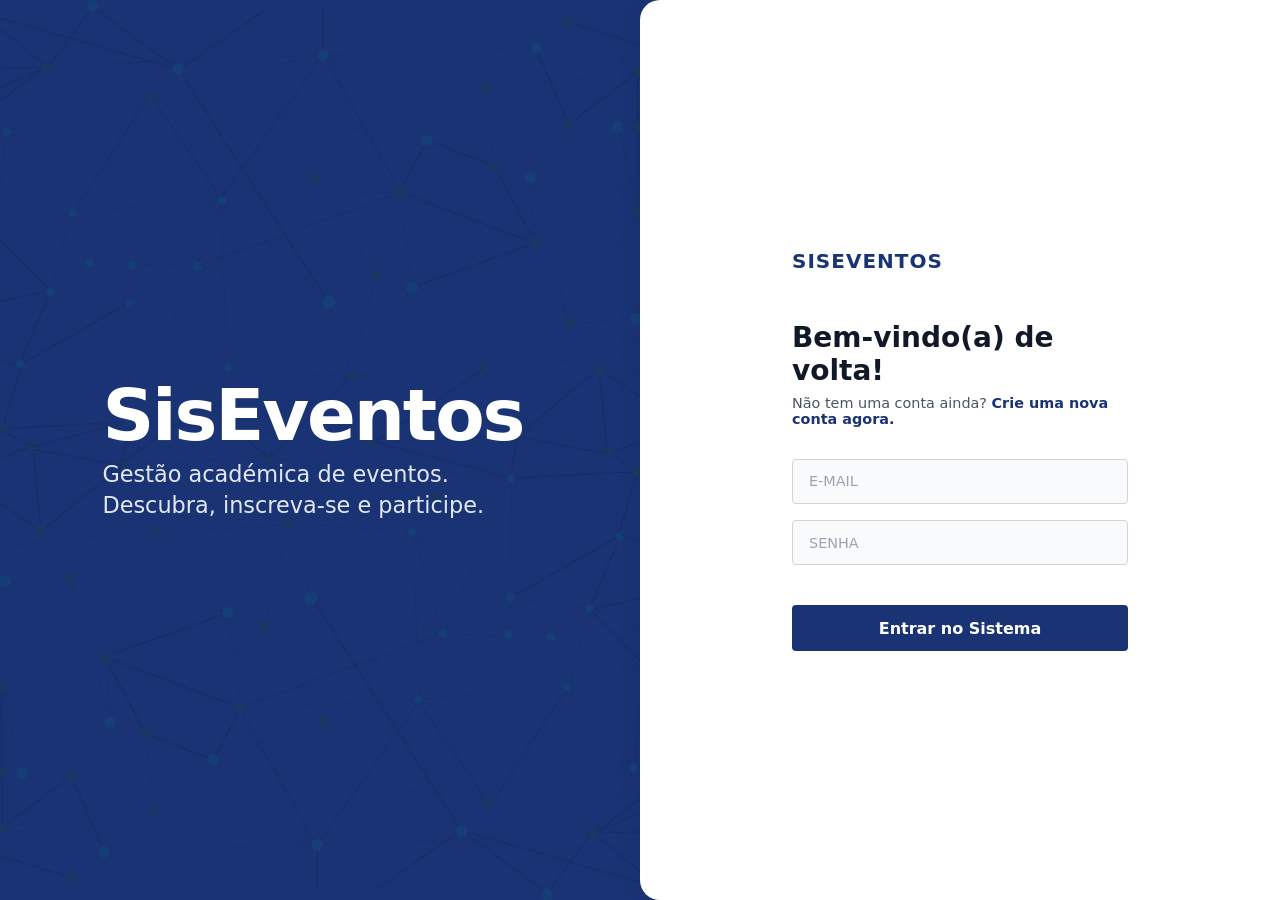
<file: src/views/index.html>
<!DOCTYPE html>
<html lang="pt-PT">
  <head>
    <meta charset="UTF-8">
    <meta name="viewport" content="width=device-width, initial-scale=1.0">
    <title>SisEventos - Acesso</title>
    <link rel="stylesheet" href="css/style.css">
  </head>
  <body>

    <div class="hero-section">
      <div class="fundo-conexoes"></div>
      <div class="hero-content">
        <h1 class="hero-title">SisEventos</h1>
        <p class="hero-subtitle">Gestão académica de eventos.<br>Descubra, inscreva-se e participe.</p>
      </div>
    </div>

    <div class="login-section">
      <div class="form-container">

        <!-- Formulário de Login -->
        <div class="form-content login-content">
          <div class="brand-logo">SisEventos</div>
          <div class="form-header">
            <h2>Bem-vindo(a) de volta!</h2>
            <p>Não tem uma conta ainda? <a href="#" id="btn-sign-up">Crie uma nova conta agora.</a></p>
          </div>
          <form id="loginForm">
            <div class="input-group">
              <input type="email" id="email-login" placeholder="E-MAIL" required>
            </div>
            <div class="input-group">
              <input type="password" id="password-login" placeholder="SENHA" required>
            </div>
            <button type="submit" class="btn-primary">Entrar no Sistema</button>
          </form>
        </div>

        <!-- Formulário de Registo -->
        <div class="form-content register-content">
          <div class="brand-logo">SisEventos</div>
          <div class="form-header">
            <h2>Criar nova conta</h2>
            <p>Já tem uma conta? <a href="#" id="btn-sign-in">Entre agora.</a></p>
          </div>
          <form id="registerForm">
            <div class="input-row">
              <div class="input-group">
                <input type="text" id="nome" placeholder="NOME" required>
              </div>
              <div class="input-group">
                <input type="text" id="sobrenome" placeholder="SOBRENOME" required>
              </div>
            </div>
            <div class="input-group">
              <input type="email" id="email-register" placeholder="E-MAIL" required>
            </div>
            <div class="input-group">
              <input type="password" id="password-register" placeholder="SENHA" required>
            </div>
            <div class="input-group">
              <input type="password" id="password-confirm" placeholder="CONFIRMAR SENHA" required>
            </div>
            <button type="submit" class="btn-primary">Registar e Continuar</button>
          </form>
        </div>

      </div>
    </div>

    <script src="js/script.js"></script>
  </body>
</html>
</file>
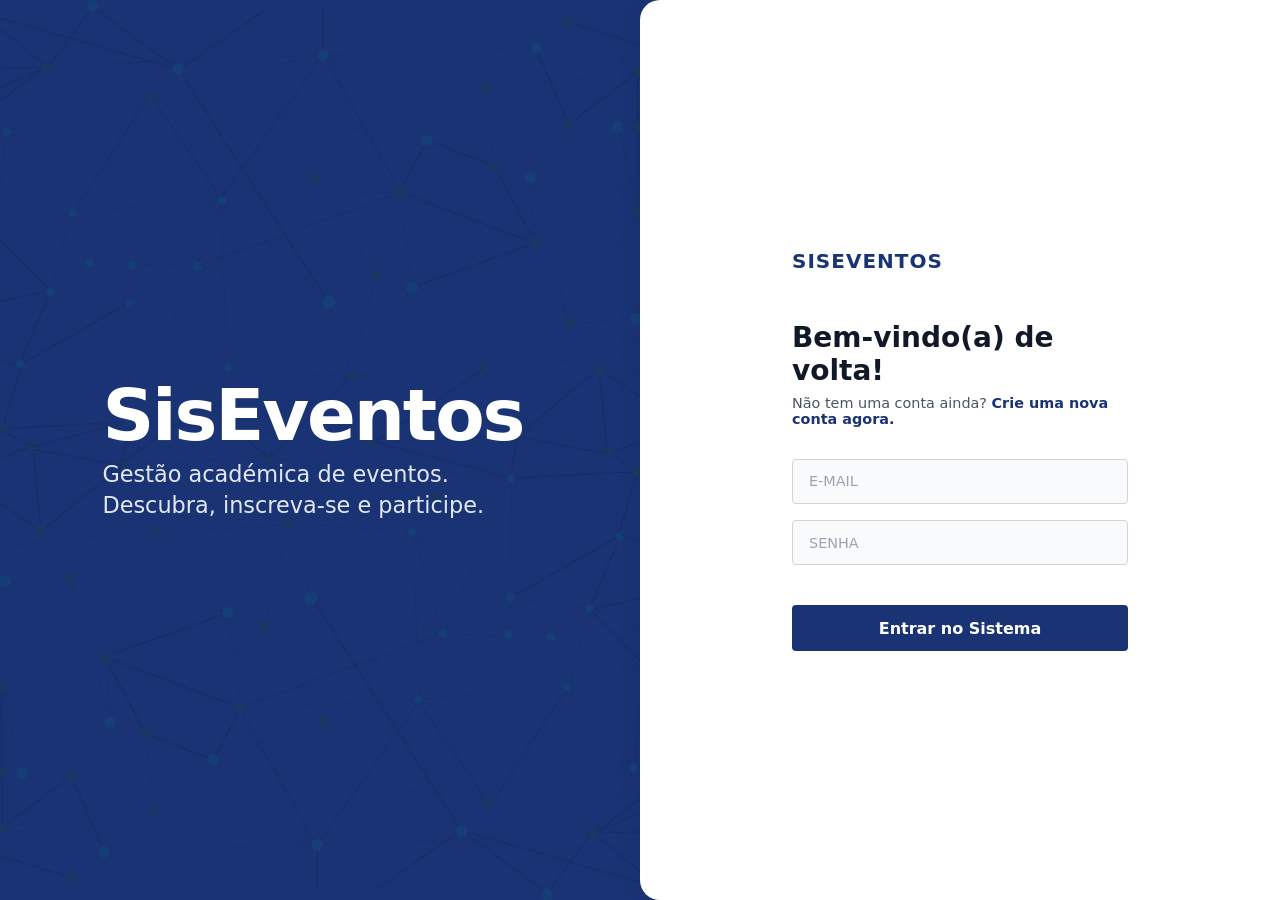
<file: src/views/agenda.html>
<!DOCTYPE html>
<html lang="pt-BR">
<head>
  <meta charset="UTF-8">
  <meta name="viewport" content="width=device-width, initial-scale=1.0">
  <title>SisEventos - Minha Agenda</title>
  <link rel="stylesheet" href="css/style.css">
</head>
<body class="dashboard-body">

  <!-- Barra de Navegação -->
  <nav class="navbar">
    <div class="navbar-brand">SisEventos</div>
    <div class="navbar-menu">
      <a href="painel.html">Eventos</a>
      <a href="agenda.html" class="ativo">Minha Agenda</a>
      <a href="frequencia.html">Frequência</a>
      <a href="relatorios.html">Relatórios</a>
      <button id="btn-sair" class="btn-logout">Sair</button>
    </div>
  </nav>

  <!-- Conteúdo Principal -->
  <main class="container">
    <header class="page-header">
      <h2>Minha Agenda</h2>
      <p>Confira os horários e locais das suas atividades confirmadas.</p>
    </header>

    <!-- Contentor onde o JavaScript vai injetar as atividades -->
    <div id="grid-agenda" class="grid-cards">
      <!-- Os cartões entram aqui via JS -->
    </div>
  </main>

  <script src="js/agenda.js"></script>
</body>
</html>
</file>
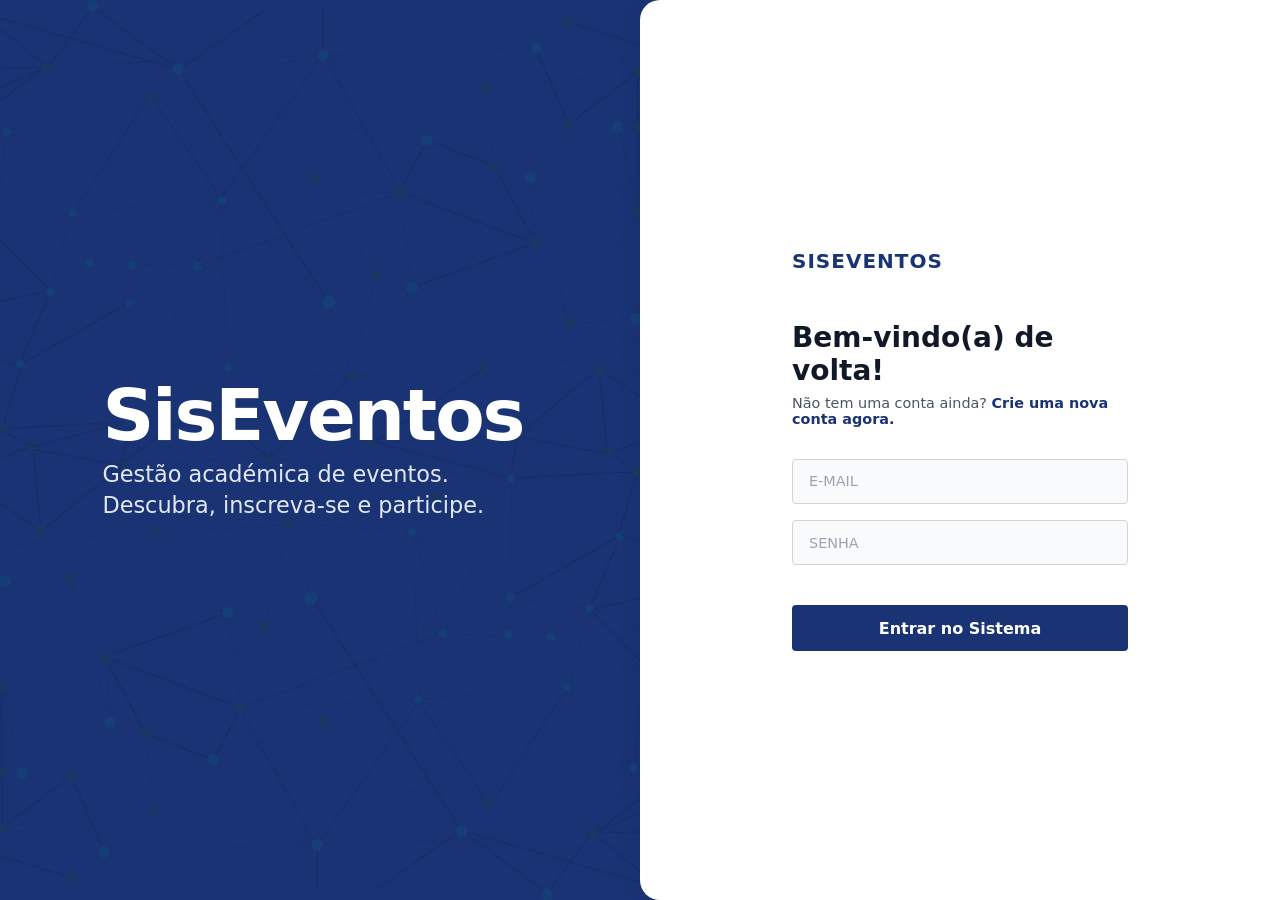
<file: src/views/minhas-atividades.html>
<!DOCTYPE html>
<html lang="pt-BR">
<head>
  <meta charset="UTF-8">
  <meta name="viewport" content="width=device-width, initial-scale=1.0">
  <title>SisEventos - Minhas Atividades</title>
  <link rel="stylesheet" href="css/style.css">
</head>
<body class="dashboard-body">

  <!-- Barra de Navegação -->
  <nav class="navbar">
    <div class="navbar-brand">SisEventos</div>
    <div class="navbar-menu">
      <a href="painel.html">Eventos</a>
      <a href="agenda.html">Minha Agenda</a>
      <a href="minhas-atividades.html" class="ativo">Minhas Atividades</a>
      <a href="relatorios.html">Relatórios</a>
      <button id="btn-sair" class="btn-logout">Sair</button>
    </div>
  </nav>

  <!-- Conteúdo Principal -->
  <main class="container">
    <header class="page-header">
      <h2>Meu Histórico e Certificados</h2>
      <p>Consulte as atividades das quais você participou e emita seus certificados de conclusão.</p>
    </header>

    <!-- Grelha onde os certificados aparecerão -->
    <div id="grid-historico" class="grid-cards">
      <!-- Os cartões entram aqui via JS -->
    </div>
  </main>

  <script src="js/minhas-atividades.js"></script>
</body>
</html>
</file>
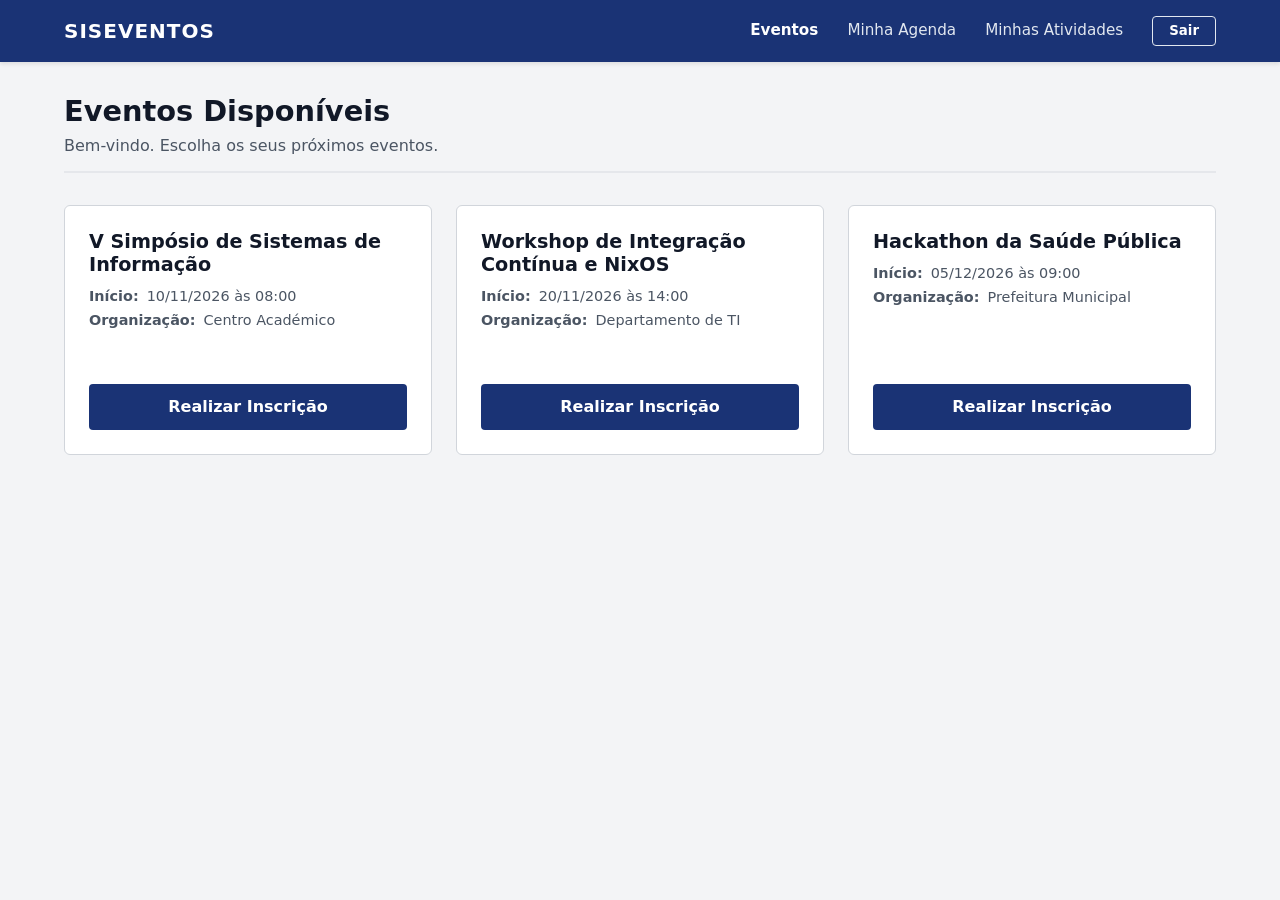
<file: src/views/painel.html>
<!DOCTYPE html>
<html lang="pt-PT">
<head>
  <meta charset="UTF-8">
  <meta name="viewport" content="width=device-width, initial-scale=1.0">
  <title>SisEventos - Painel de Eventos</title>
  <link rel="stylesheet" href="css/style.css">
</head>
<body class="dashboard-body">

  <nav class="navbar">
    <div class="navbar-brand">SisEventos</div>
    <div class="navbar-menu">
      <a href="painel.html" class="ativo">Eventos</a>
      <a href="agenda.html">Minha Agenda</a>
      <a href="minhas-atividades.html">Minhas Atividades</a>
      <button id="btn-sair" class="btn-logout">Sair</button>
    </div>
  </nav>

  <main class="container">
    <header class="page-header">
      <h2>Eventos Disponíveis</h2>
      <p id="saudacao-usuario">A carregar...</p>
    </header>

    <!-- Contentor onde o JavaScript vai injetar os eventos -->
    <div id="grid-eventos" class="grid-cards">
      <!-- Os cartões entram aqui via JS -->
    </div>
  </main>

  <script src="js/painel.js"></script>
</body>
</html>
</file>
<file: src/views/css/style.css>
* {
  margin: 0;
  padding: 0;
  box-sizing: border-box;
  font-family: system-ui, -apple-system, BlinkMacSystemFont, "Segoe UI", Roboto, Helvetica, Arial, sans-serif;
}

body {
  position: relative;
  width: 100vw;
  height: 100vh;
  background-color: #1a3375; /* Azul institucional sólido */
  overflow: hidden; 
}

.hero-section {
  position: absolute;
  top: 0;
  left: 0;
  width: 50%;
  height: 100%;
  display: flex;
  align-items: center; 
  justify-content: flex-start; 
  padding-left: 8%; 
  transition: transform 0.6s ease-in-out;
}

.fundo-conexoes {
  position: absolute; 
  inset: 0; 
  z-index: 1; 
  /* Pode manter a imagem se for uma textura simples e sem gradientes */
  background-image: url('fundo-conexoes.png');
  background-size: cover; 
  background-position: center; 
  background-repeat: no-repeat; 
  opacity: 0.15; /* Reduzido para ficar mais discreto */
}

.hero-content {
  z-index: 2; 
  display: flex;
  flex-direction: column;
  gap: 0.5rem; 
}

.hero-title {
  color: #ffffff;
  font-size: 4.5rem;
  font-weight: 700;
  letter-spacing: -0.03em;
  line-height: 1;
}

.hero-subtitle {
  color: #e2e8f0; 
  font-size: 1.4rem;
  font-weight: 400;
  line-height: 1.4;
}

.login-section {
  position: absolute;
  top: 0;
  right: 0;
  width: 50%;
  height: 100%;
  background-color: #ffffff;
  border-radius: 20px 0 0 20px; /* Curvatura reduzida para um visual mais sério */
  display: flex;
  align-items: center;
  justify-content: center;
  box-shadow: -5px 0 20px rgba(0, 0, 0, 0.05); /* Sombra mais dura e menos "esfumaçada" */
  z-index: 3; 
  transition: transform 0.6s ease-in-out, border-radius 0.6s ease-in-out;
}

.form-container {
  width: 100%;
  max-width: 400px;
  padding: 2rem;
  position: relative;
}

.register-content {
  display: none;
}

.form-content {
  animation: fadeIn 0.4s ease-out forwards;
}

@keyframes fadeIn {
  from { opacity: 0; transform: translateY(5px); }
  to { opacity: 1; transform: translateY(0); }
}

/* Animações de transição do painel */
body.sign-up-mode .hero-section {
  transform: translateX(100%);
}

body.sign-up-mode .login-section {
  transform: translateX(-100%);
  border-radius: 0 20px 20px 0;
  box-shadow: 5px 0 20px rgba(0, 0, 0, 0.05);
}

body.sign-up-mode .login-content {
  display: none;
}

body.sign-up-mode .register-content {
  display: block;
}

.brand-logo {
  font-size: 1.25rem;
  font-weight: 700;
  color: #1a3375; /* A cor da marca alinhada com o fundo */
  margin-bottom: 3rem;
  text-transform: uppercase;
  letter-spacing: 0.05em;
}

.form-header h2 {
  font-size: 1.75rem;
  font-weight: 600;
  color: #111827;
  margin-bottom: 0.5rem;
}

.form-header p {
  font-size: 0.9rem;
  color: #4b5563;
  margin-bottom: 2rem;
}

.form-header a {
  color: #1a3375;
  text-decoration: none;
  font-weight: 600;
}

.form-header a:hover {
  text-decoration: underline;
}

.input-row {
  display: flex;
  gap: 1rem;
}

.input-row .input-group {
  flex: 1;
}

.input-group {
  margin-bottom: 1rem;
}

input {
  width: 100%;
  padding: 0.85rem 1rem;
  background-color: #f9fafb;
  border: 1px solid #d1d5db;
  border-radius: 4px; /* Bordas menos arredondadas */
  font-size: 0.9rem;
  color: #1f2937;
  outline: none;
  transition: border-color 0.15s;
}

input::placeholder {
  color: #9ca3af;
  font-weight: 500;
}

input:focus {
  border-color: #1a3375; /* Foco com a cor principal em vez de laranja vibrante */
  background-color: #ffffff;
}

.btn-primary {
  width: 100%;
  padding: 0.85rem;
  background-color: #1a3375; /* Mantido coerente com o tema */
  color: #ffffff;
  border: none;
  border-radius: 4px;
  font-size: 1rem;
  font-weight: 600;
  cursor: pointer;
  margin-top: 1.5rem;
  transition: background-color 0.15s;
}

.btn-primary:hover {
  background-color: #1e3a8a;
}

@media (max-width: 900px) {
  body {
    display: flex;
    flex-direction: column;
    overflow: auto;
  }
  .hero-section {
    position: relative;
    width: 100%;
    min-height: 250px;
    transform: none !important;
    padding: 2rem;
    justify-content: center;
  }
  .login-section {
    position: relative;
    width: 100%;
    min-height: 600px;
    transform: none !important;
    border-radius: 20px 20px 0 0 !important;
    margin-top: -20px; 
  }
}
/* =========================================
   LAYOUT DAS PÁGINAS INTERNAS (Dashboard)
   ========================================= */
.dashboard-body {
  background-color: #f3f4f6; /* Fundo cinza muito claro */
  overflow-y: auto;
  display: flex;
  flex-direction: column;
  height: 100vh;
}

.navbar {
  background-color: #1a3375;
  color: #ffffff;
  padding: 1rem 5%;
  display: flex;
  justify-content: space-between;
  align-items: center;
  box-shadow: 0 2px 4px rgba(0,0,0,0.1);
}

.navbar-brand {
  font-size: 1.25rem;
  font-weight: 700;
  text-transform: uppercase;
  letter-spacing: 0.05em;
}

.navbar-menu a {
  color: #e2e8f0;
  text-decoration: none;
  margin-left: 1.5rem;
  font-weight: 500;
  font-size: 0.95rem;
  transition: color 0.2s;
}

.navbar-menu a:hover, .navbar-menu a.ativo {
  color: #ffffff;
  font-weight: 700;
}

.btn-logout {
  background: transparent;
  border: 1px solid #e2e8f0;
  color: #ffffff;
  padding: 0.4rem 1rem;
  border-radius: 4px;
  cursor: pointer;
  margin-left: 1.5rem;
  font-weight: 600;
  transition: all 0.2s;
}

.btn-logout:hover {
  background-color: #ffffff;
  color: #1a3375;
}

.container {
  flex: 1;
  width: 90%;
  max-width: 1200px;
  margin: 2rem auto;
}

.page-header {
  margin-bottom: 2rem;
  border-bottom: 2px solid #e5e7eb;
  padding-bottom: 1rem;
}

.page-header h2 {
  font-size: 1.8rem;
  color: #111827;
}

.page-header p {
  color: #4b5563;
  margin-top: 0.5rem;
}

/* =========================================
   GRELHA DE CARTÕES (Eventos e Atividades)
   ========================================= */
.grid-cards {
  display: grid;
  grid-template-columns: repeat(auto-fill, minmax(300px, 1fr));
  gap: 1.5rem;
}

.card {
  background-color: #ffffff;
  border: 1px solid #d1d5db;
  border-radius: 6px;
  padding: 1.5rem;
  display: flex;
  flex-direction: column;
  transition: transform 0.2s, box-shadow 0.2s;
}

.card:hover {
  transform: translateY(-2px);
  box-shadow: 0 4px 12px rgba(0,0,0,0.05);
}

.card-title {
  font-size: 1.2rem;
  font-weight: 600;
  color: #111827;
  margin-bottom: 0.75rem;
}

.card-info {
  font-size: 0.9rem;
  color: #4b5563;
  margin-bottom: 0.5rem;
  display: flex;
  align-items: center;
  gap: 0.5rem;
}

.card-actions {
  margin-top: auto; /* Empurra o botão para o fundo do cartão */
  padding-top: 1.5rem;
}
</file>
